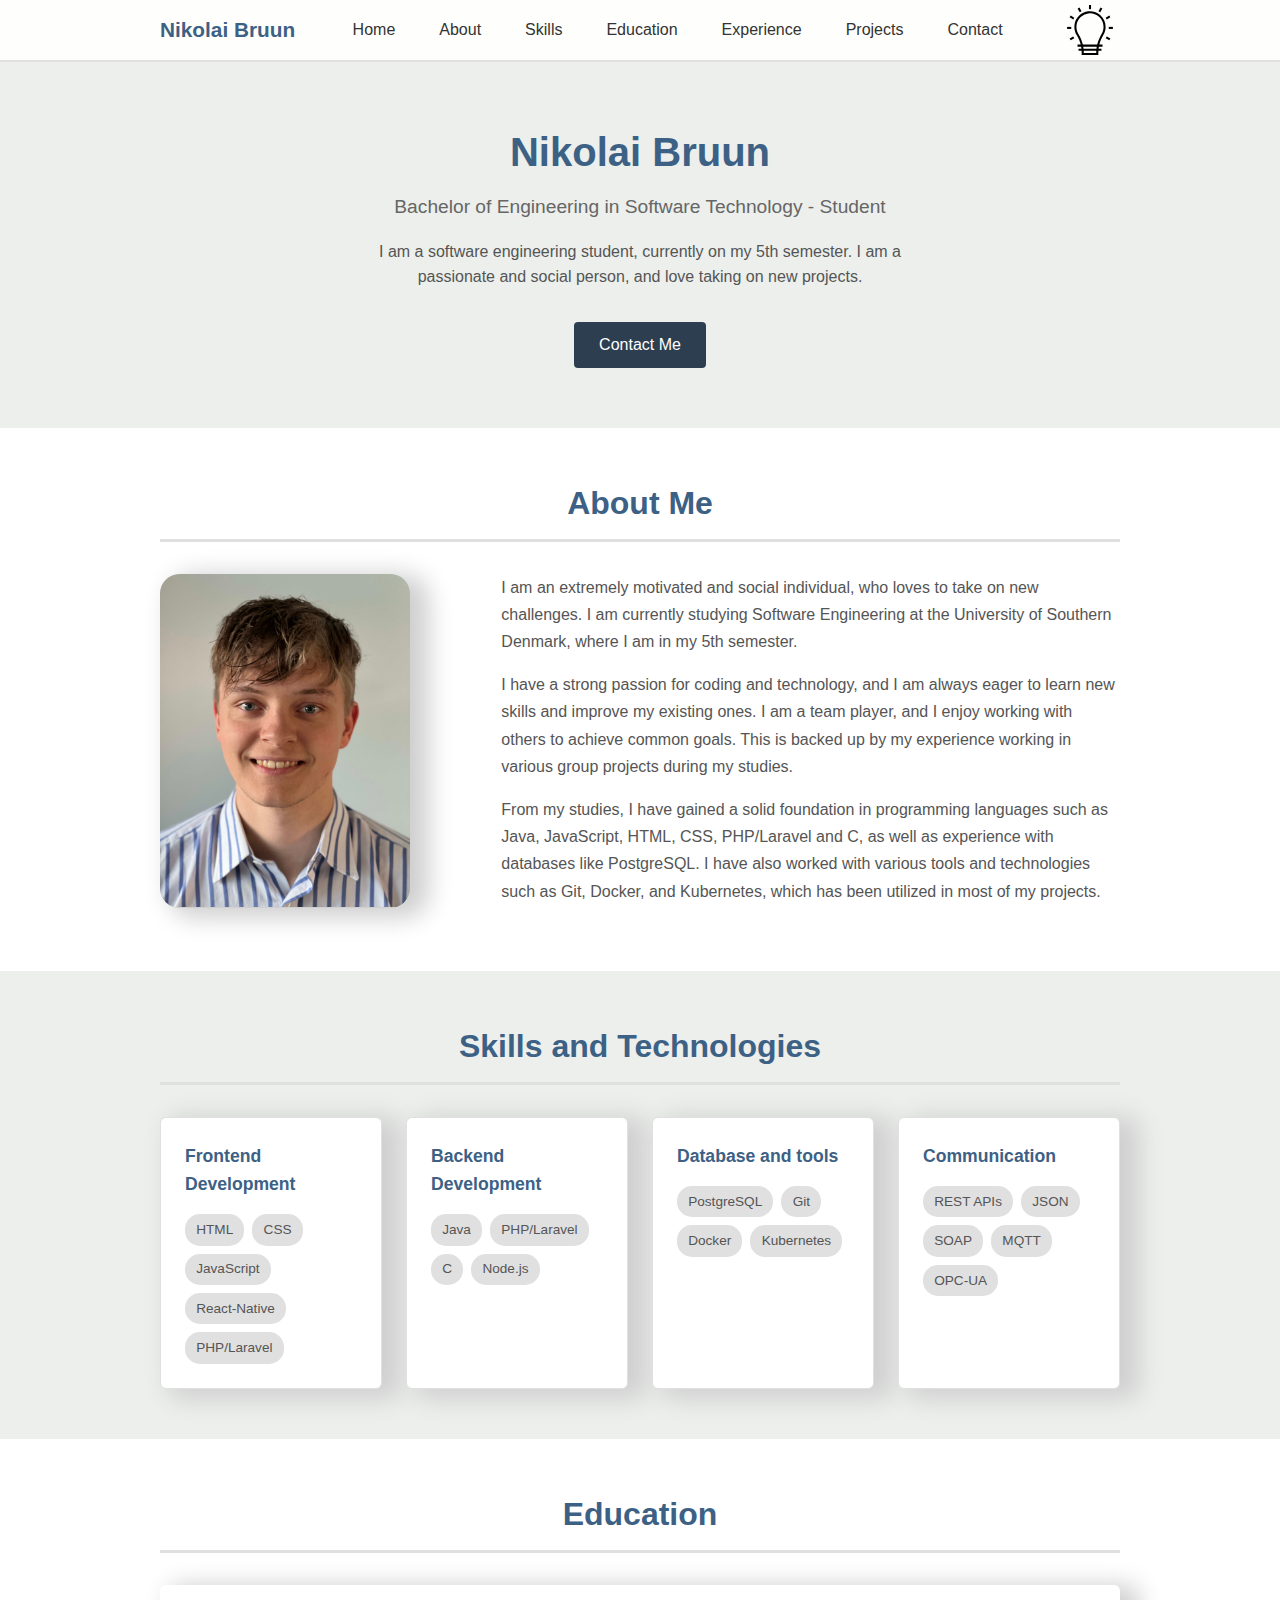
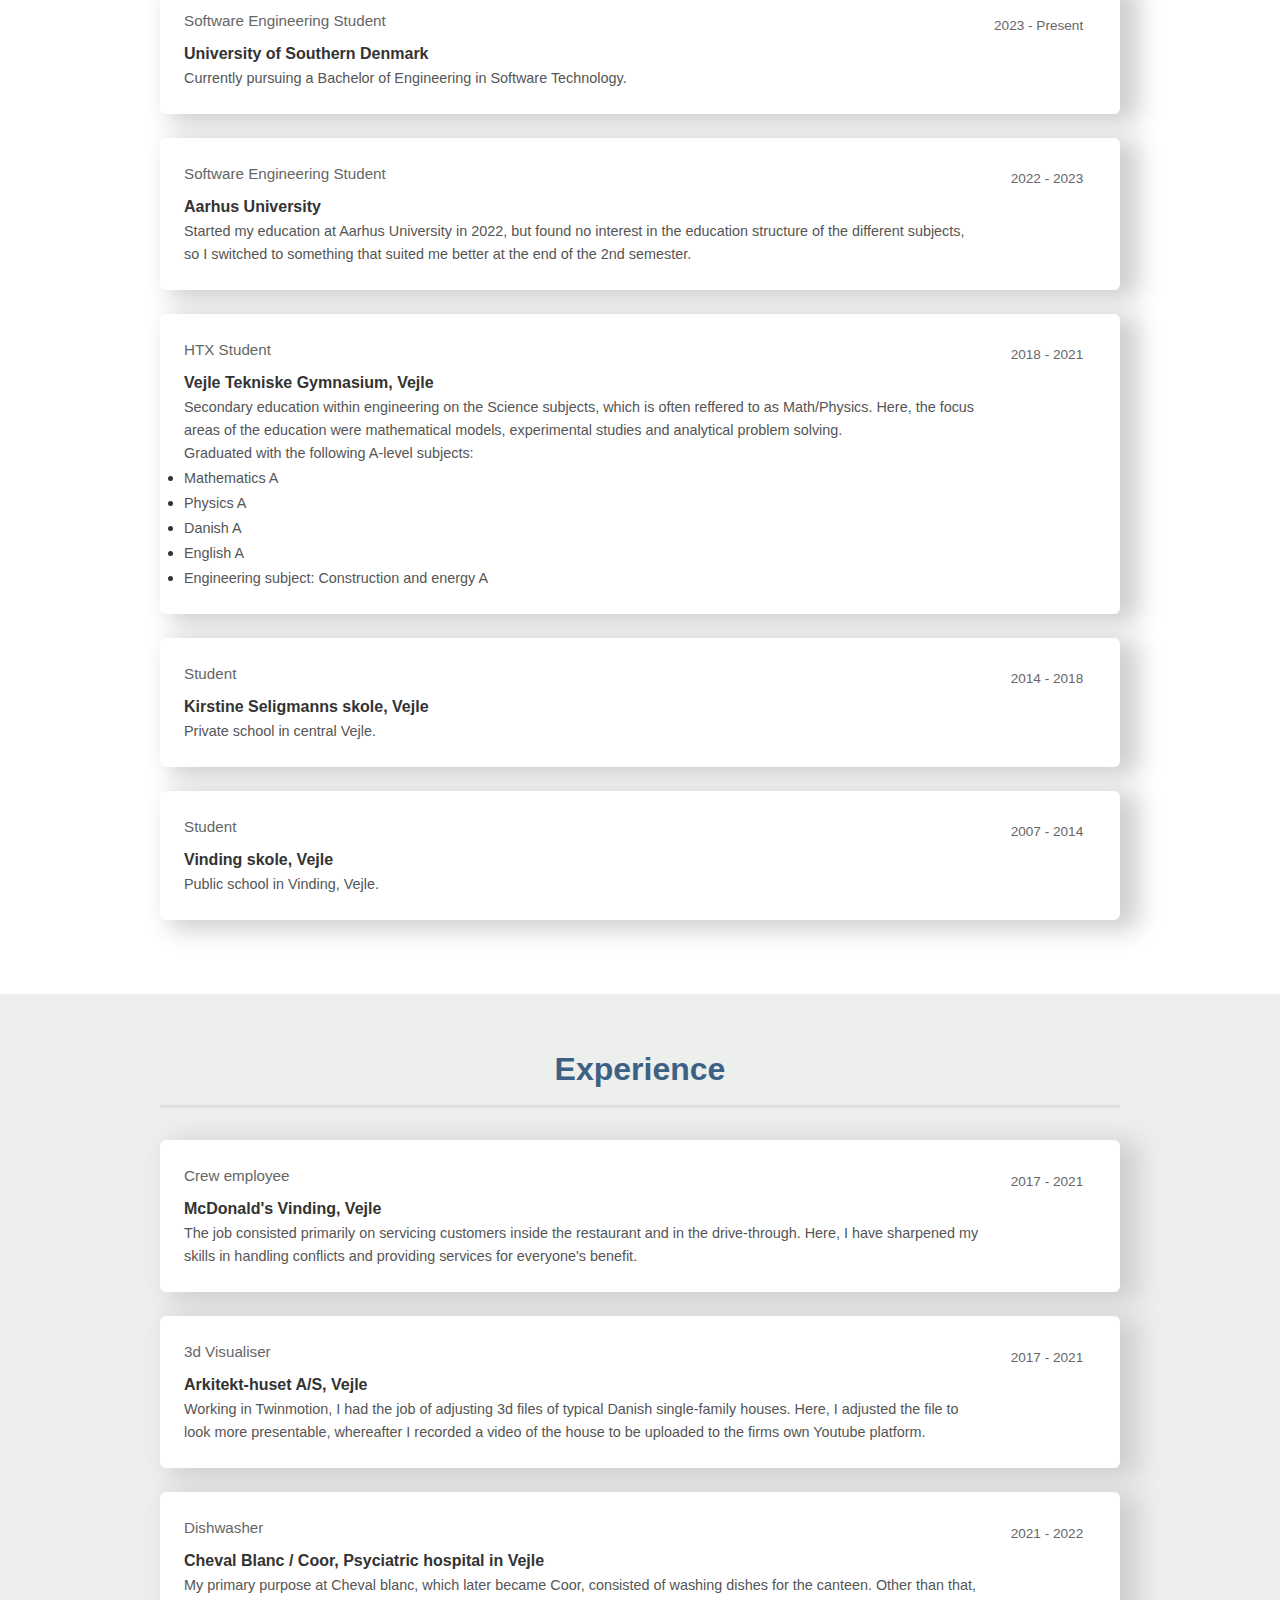
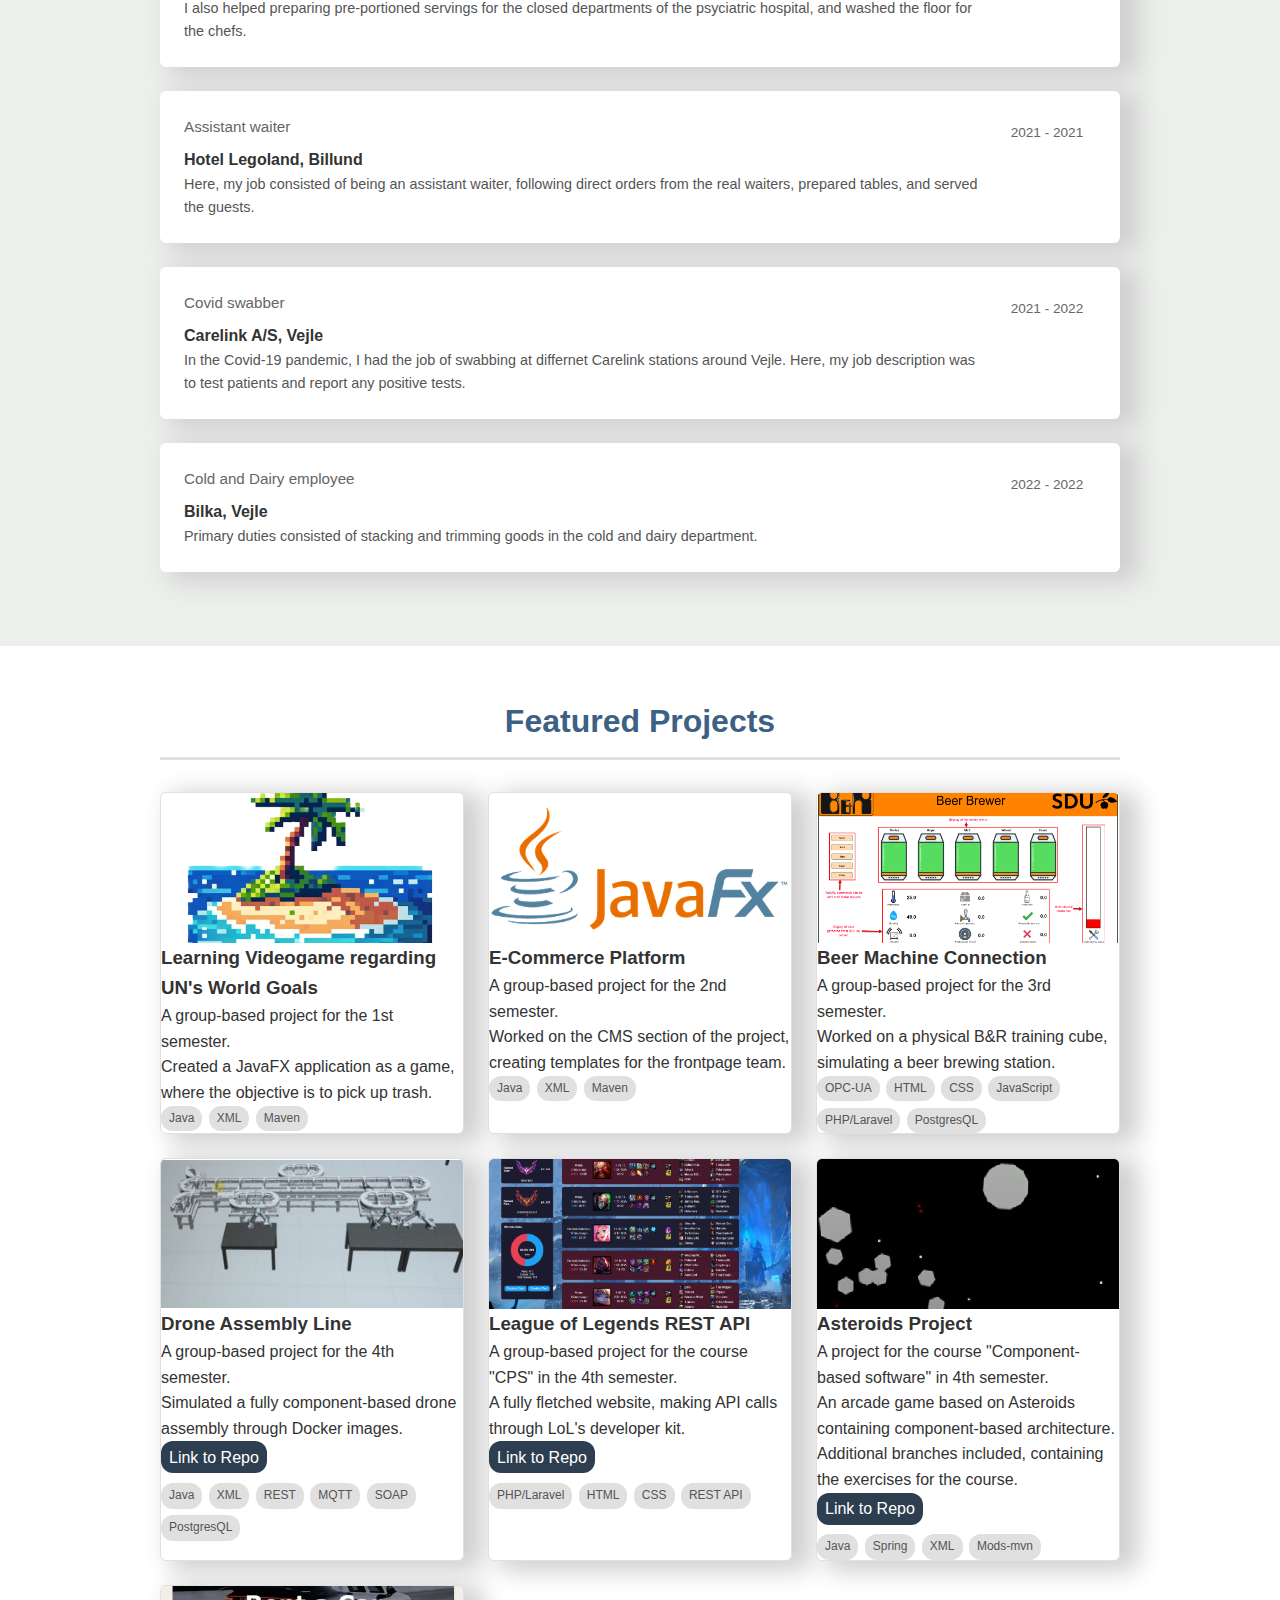
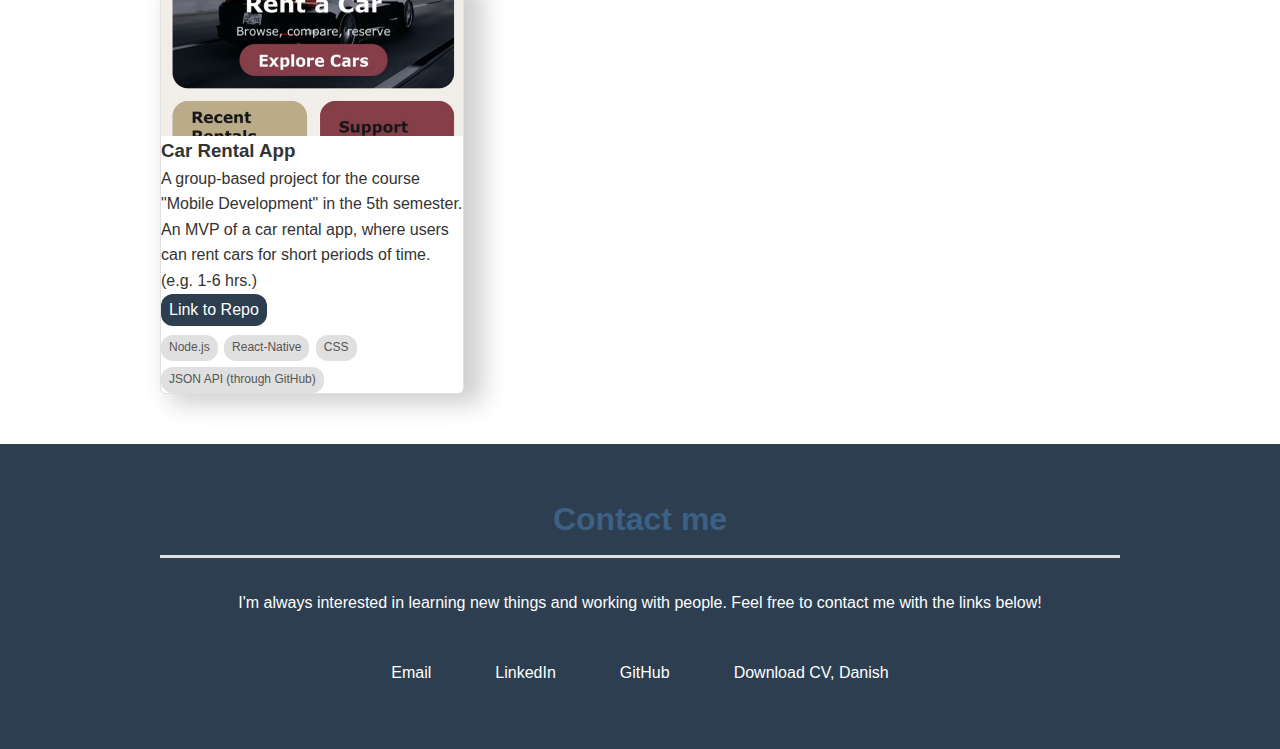
<file: index.html>
<!DOCTYPE html>
<html lang="en">
    <head>
        <link rel="stylesheet" href="style.css">
    </head>


    <body>
        <header>
            <nav class="container">
                <div class="logo">Nikolai Bruun</div>
                <ul class="nav-links">
                    <li><a href="#home">Home</a></li>
                    <li><a href="#about">About</a></li>
                    <li><a href="#skills">Skills</a></li>
                    <li><a href="#education">Education</a></li>
                    <li><a href="#experience">Experience</a></li>
                    <li><a href="#projects">Projects</a></li>
                    <li><a href="#contact">Contact</a></li>
                </ul>
                <div class="themeToggle" id="themeToggle">
                    <div class="flip-card" id="flipCard">
                        <div class="flip-side flip-front">
                            <img src="assets\light-light.svg" alt="Light Mode" width="50">
                        </div>
                        <div class="flip-side flip-back">
                            <img src="assets\dark-light.svg" alt="Dark Mode" width="50">
                        </div>
                    </div>
                </div>
            </nav>
        </header>


        <section id="home" class="hero">
            <div class="container">
                <h1>Nikolai Bruun</h1>
                <p class="subtitle">Bachelor of Engineering in Software Technology - Student</p>
                <p class="description">I am a software engineering student, currently on my 5th semester. I am a passionate and social person, and love taking on new projects.
                </p>
                <a href="#contact" class="cta-button">Contact Me</a>
            </div>
        </section>

        <section id="about" class="about">
            <div class="container">
                <h2 class="section-title">About Me</h2>
                <div class="about-content">
                    <div class="profile-pic">
                        <img src="assets\Profile_picture.jpg" alt="Profile Picture">
                    </div>
                    <div class="about-text">
                        <p>
                            I am an extremely motivated and social individual, who loves to take on new challenges. I am currently studying Software Engineering at the University of Southern Denmark, where I am in my 5th semester.
                        </p>
                        <p>
                            I have a strong passion for coding and technology, and I am always eager to learn new skills and improve my existing ones. I am a team player, and I enjoy working with others to achieve common goals. This is backed up by my experience working in various group projects during my studies.
                        </p>
                        <p>
                            From my studies, I have gained a solid foundation in programming languages such as Java, JavaScript, HTML, CSS, PHP/Laravel and C, as well as experience with databases like PostgreSQL.
                            I have also worked with various tools and technologies such as Git, Docker, and Kubernetes, which has been utilized in most of my projects.
                        </p>
                    </div>
                </div>
            </div>
        </section>

        <section id="skills" class="skills">
            <div class="container">
                <h2 class="section-title">Skills and Technologies</h2>
                <div class="skills-grid">
                    <div class="skill-category">
                        <h3>Frontend Development</h3>
                        <div class="skill-list">
                            <span class="skill-tag">HTML</span>
                            <span class="skill-tag">CSS</span>
                            <span class="skill-tag">JavaScript</span>
                            <span class="skill-tag">React-Native</span>
                            <span class="skill-tag">PHP/Laravel</span>
                        </div>
                    </div>
                    <div  class="skill-category">
                        <h3>Backend Development</h3>
                        <div class="skill-list">
                            <span class="skill-tag">Java</span>
                            <span class="skill-tag">PHP/Laravel</span>
                            <span class="skill-tag">C</span>
                            <span class="skill-tag">Node.js</span>
                        </div>
                        </h3>
                    </div>
                    <div  class="skill-category">
                        <h3>Database and tools</h3>
                        <div class="skill-list">
                            <span class="skill-tag">PostgreSQL</span>
                            <span class="skill-tag">Git</span>
                            <span class="skill-tag">Docker</span>
                            <span class="skill-tag">Kubernetes</span>
                        </div>
                        </h3>
                    </div>
                    <div  class="skill-category">
                        <h3>Communication</h3>
                        <div class="skill-list">
                            <span class="skill-tag">REST APIs</span>
                            <span class="skill-tag">JSON</span>
                            <span class="skill-tag">SOAP</span>
                            <span class="skill-tag">MQTT</span>
                            <span class="skill-tag">OPC-UA</span>
                        </div>
                        </h3>
                    </div>
                </div>
            </div>
        </section>

        <section id="education" class="education">
            <div class="container">
                <h2 class="section-title">Education</h2>
                <div class="timeline">
                    <div class="timeline-item">
                        <div class="timeline-content">
                            <h3>Software Engineering Student</h3>
                            <h4>University of Southern Denmark</h4>
                            <p>Currently pursuing a Bachelor of Engineering in Software Technology.</p>
                        </div><div class="timeline-date">2023 - Present</div>
                    </div>
                    <div class="timeline-item">
                        <div class="timeline-content">
                            <h3>Software Engineering Student</h3>
                            <h4>Aarhus University</h4>
                            <p>Started my education at Aarhus University in 2022, but found no interest in the education structure of the different subjects, so I switched to something that suited me better at the end of the 2nd semester.</p>
                        </div><div class="timeline-date">2022 - 2023</div>
                    </div>
                    <div class="timeline-item">
                        <div class="timeline-content">
                            <h3>HTX Student</h3>
                            <h4>Vejle Tekniske Gymnasium, Vejle</h4>
                            <p>Secondary education within engineering on the Science subjects, which is often reffered to as Math/Physics. Here, the focus areas of the education were mathematical models, experimental studies and analytical problem solving. </p>
                            <p> Graduated with the following A-level subjects:</p>
                            <ul>
                                <li><p>Mathematics A</p></li>
                                <li><p>Physics A</p></li>
                                <li><p>Danish A</p></li>
                                <li><p>English A</p></li>
                                <li><p>Engineering subject: Construction and energy A</p></li>
                            </ul>
                        </div><div class="timeline-date">2018 - 2021</div>
                    </div>
                    <div class="timeline-item">
                        <div class="timeline-content">
                            <h3>Student</h3>
                            <h4>Kirstine Seligmanns skole, Vejle</h4>
                            <p>Private school in central Vejle.</p>
                        </div><div class="timeline-date">2014 - 2018</div>
                    </div>
                    <div class="timeline-item">
                        <div class="timeline-content">
                            <h3>Student</h3>
                            <h4>Vinding skole, Vejle</h4>
                            <p>Public school in Vinding, Vejle.</p>
                        </div><div class="timeline-date">2007 - 2014</div>
                    </div>
                </div>
            </div>
        </section>

        <section id="experience" class="experience">
            <div class="container">
                <h2 class="section-title">Experience</h2>
                <div class="timeline">
                    <div class="timeline-item">
                        <div class="timeline-content">
                            <h3>Crew employee</h3>
                            <h4>McDonald's Vinding, Vejle</h4>
                            <p>The job consisted primarily on servicing customers inside the restaurant and in the drive-through. Here, I have sharpened my skills in handling conflicts and providing services for everyone's benefit.</p>
                        </div><div class="timeline-date">2017 - 2021</div>
                    </div>
                    <div class="timeline-item">
                        <div class="timeline-content">
                            <h3>3d Visualiser</h3>
                            <h4>Arkitekt-huset A/S, Vejle</h4>
                            <p>Working in Twinmotion, I had the job of adjusting 3d files of typical Danish single-family houses. Here, I adjusted the file to look more presentable, whereafter I recorded a video of the house to be uploaded to the firms own Youtube platform.</p>
                        </div><div class="timeline-date">2017 - 2021</div>
                    </div>
                    <div class="timeline-item">
                        <div class="timeline-content">
                            <h3>Dishwasher</h3>
                            <h4>Cheval Blanc / Coor, Psyciatric hospital in Vejle</h4>
                            <p>My primary purpose at Cheval blanc, which later became Coor, consisted of washing dishes for the canteen. Other than that, I also helped preparing pre-portioned servings for the closed departments of the psyciatric hospital, and washed the floor for the chefs.</p>
                        </div><div class="timeline-date">2021 - 2022</div>
                    </div>
                    <div class="timeline-item">
                        <div class="timeline-content">
                            <h3>Assistant waiter</h3>
                            <h4>Hotel Legoland, Billund</h4>
                            <p>Here, my job consisted of being an assistant waiter, following direct orders from the real waiters, prepared tables, and served the guests.</p>
                        </div><div class="timeline-date">2021 - 2021</div>
                    </div>
                    <div class="timeline-item">
                        <div class="timeline-content">
                            <h3>Covid swabber</h3>
                            <h4>Carelink A/S, Vejle</h4>
                            <p>In the Covid-19 pandemic, I had the job of swabbing at differnet Carelink stations around Vejle. Here, my job description was to test patients and report any positive tests. </p>
                        </div><div class="timeline-date">2021 - 2022</div>
                    </div>
                    <div class="timeline-item">
                        <div class="timeline-content">
                            <h3>Cold and Dairy employee</h3>
                            <h4>Bilka, Vejle</h4>
                            <p>Primary duties consisted of stacking and trimming goods in the cold and dairy department. </p>
                        </div><div class="timeline-date">2022 - 2022</div>
                    </div>
                </div>
            </div>
        </section>
        

        <section id="projects" class="projects">
            <div class="container">
                <h2 class="section-title">Featured Projects</h2>
                <div class="projects-grid">
                    <div class="project-card">
                        <div class="project-image">
                            <img src="assets\IslandIcon.png">
                        </div>
                        <div class="projects-content">
                            <h3>Learning Videogame regarding UN's World Goals</h3>
                            <p>A group-based project for the 1st semester.</p>
                            <p>Created a JavaFX application as a game, where the objective is to pick up trash.</p>
                            <div class="project-tech">
                                <span class="tech-tag">Java</span>
                                <span class="tech-tag">XML</span>
                                <span class="tech-tag">Maven</span>
                            </div>
                        </div>
                    </div>
                    <div class="project-card">
                        <div class="project-image">
                            <img src="assets\JavaFX_Logo.png">
                        </div>
                        <div class="projects-content">
                            <h3>E-Commerce Platform</h3>
                            <p>A group-based project for the 2nd semester.</p>
                            <p>Worked on the CMS section of the project, creating templates for the frontpage team.</p>
                            <div class="project-tech">
                                <span class="tech-tag">Java</span>
                                <span class="tech-tag">XML</span>
                                <span class="tech-tag">Maven</span>
                            </div>
                        </div>
                    </div>
                    <div class="project-card">
                        <div class="project-image">
                            <img src="assets/BeerMachine.png">
                        </div>
                        <div class="projects-content">
                            <h3>Beer Machine Connection</h3>
                            <p>A group-based project for the 3rd semester.</p>
                            <p>Worked on a physical B&R training cube, simulating a beer brewing station.</p>
                            <div class="project-tech">
                                <span class="tech-tag">OPC-UA</span>
                                <span class="tech-tag">HTML</span>
                                <span class="tech-tag">CSS</span>
                                <span class="tech-tag">JavaScript</span>
                                <span class="tech-tag">PHP/Laravel</span>
                                <span class="tech-tag">PostgresQL</span>
                            </div>
                        </div>
                    </div>
                    <div class="project-card">
                        <div class="project-image">
                            <img src="assets/droneAssembly.png">    
                        </div>
                        <div class="projects-content">
                            <h3>Drone Assembly Line</h3>
                            <p>A group-based project for the 4th semester.</p>
                            <p>Simulated a fully component-based drone assembly through Docker images.</p>
                            <a href="https://github.com/PatrickAbildHolmes/i4-simulated-lab" class="project-link">Link to Repo</a>
                            <div class="project-tech">
                                <span class="tech-tag">Java</span>
                                <span class="tech-tag">XML</span>
                                <span class="tech-tag">REST</span>
                                <span class="tech-tag">MQTT</span>
                                <span class="tech-tag">SOAP</span>
                                <span class="tech-tag">PostgresQL</span>
                            </div>
                        </div>
                    </div>
                    <div class="project-card">
                        <div class="project-image">
                            <img src="assets/CPSProfile.png">
                        </div>
                        <div class="projects-content">
                            <h3>League of Legends REST API</h3>
                            <p>A group-based project for the course "CPS" in the 4th semester.</p>
                            <p>A fully fletched website, making API calls through LoL's developer kit.</p>
                            <a href="https://github.com/Bruunnnn/CPS-League-API" class="project-link">Link to Repo</a>
                            <div class="project-tech">
                                <span class="tech-tag">PHP/Laravel</span>
                                <span class="tech-tag">HTML</span>
                                <span class="tech-tag">CSS</span>
                                <span class="tech-tag">REST API</span>
                            </div>
                        </div>
                    </div>
                    <div class="project-card">
                        <div class="project-image">
                            <img src="assets/AsteroidsImg.png">
                        </div>
                        <div class="projects-content">
                            <h3>Asteroids Project</h3>
                            <p>A project for the course "Component-based software" in 4th semester.</p>
                            <p>An arcade game based on Asteroids containing component-based architecture.</p>
                            <p>Additional branches included, containing the exercises for the course.</p>
                            <a href="https://github.com/Bruunnnn/MyAsteroidsProject" class="project-link">Link to Repo</a>
                            <div class="project-tech">
                                <span class="tech-tag">Java</span>
                                <span class="tech-tag">Spring</span>
                                <span class="tech-tag">XML</span>
                                <span class="tech-tag">Mods-mvn</span>
                            </div>
                        </div>
                    </div>
                    <div class="project-card">
                        <div class="project-image">
                            <img src="assets/AboveMobileApp.png">
                        </div>
                        <div class="projects-content">
                            <h3>Car Rental App</h3>
                            <p>A group-based project for the course "Mobile Development" in the 5th semester.</p>
                            <p>An MVP of a car rental app, where users can rent cars for short periods of time. (e.g. 1-6 hrs.) </p>
                            <a href="https://github.com/mikkel1510/react-native-app" class="project-link">Link to Repo</a>
                            <div class="project-tech">
                                <span class="tech-tag">Node.js</span>
                                <span class="tech-tag">React-Native</span>
                                <span class="tech-tag">CSS</span>
                                <span class="tech-tag">JSON API (through GitHub)</span>
                            </div>
                        </div>
                    </div>
                </div>
            </div>
        </section>

        


        <section id="contact" class="contact">
            <div class="container">
                <h2 class="section-title">Contact me</h2>
                <p>I'm always interested in learning new things and working with people. Feel free to contact me with the links below!</p>
                <div class="contact-links">
                    <a href="mailto:nikobruun@gmail.com" class="contact-link">Email</a>
                    <a href="https://www.linkedin.com/in/nikolai-bruun-9942b035b/" class="contact-link">LinkedIn</a>
                    <a href="https://github.com/Bruunnnn" class="contact-link">GitHub</a>
                    <a href="assets\Nikolai_Bruun_CV2025_PDF.pdf" class="contact-link">Download CV, Danish</a>
                </div>
            </div>
        </section>

        
        
        <script src="code.js"></script>


    </body>
</html>
</file>
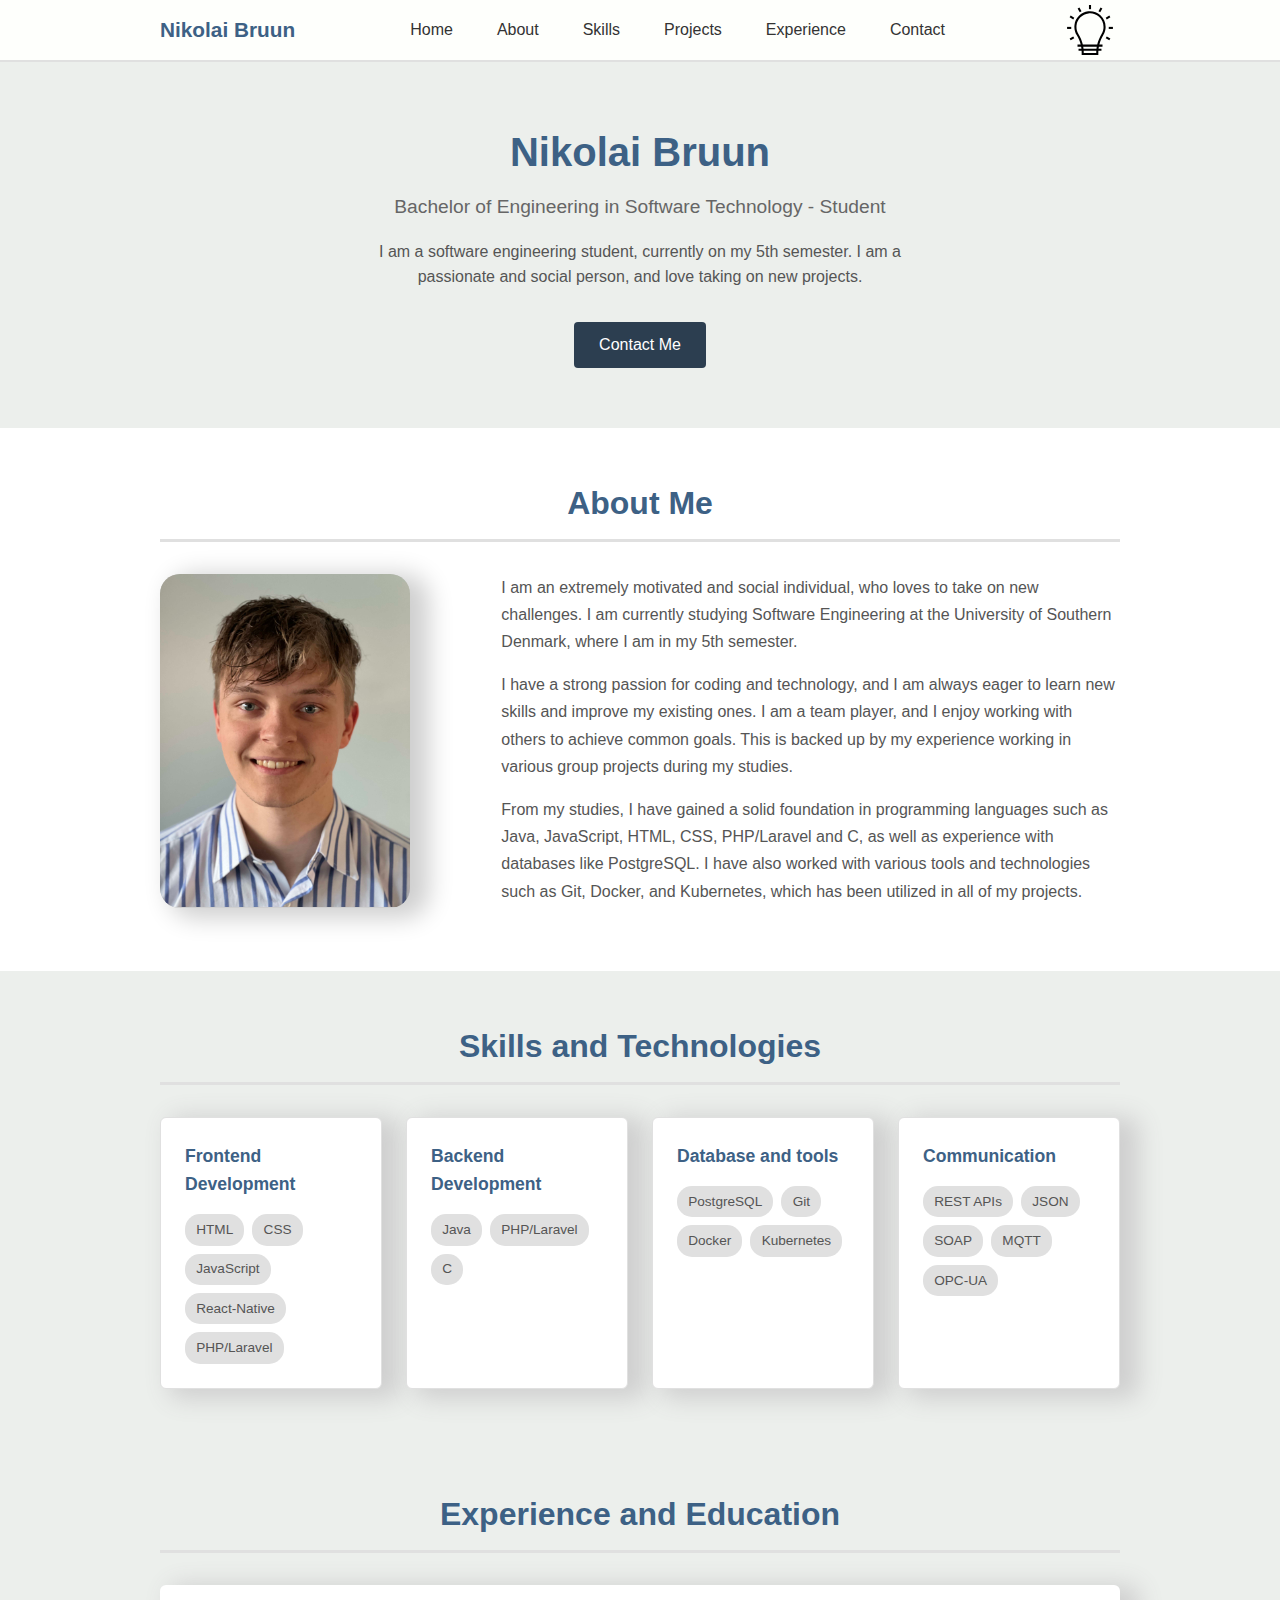
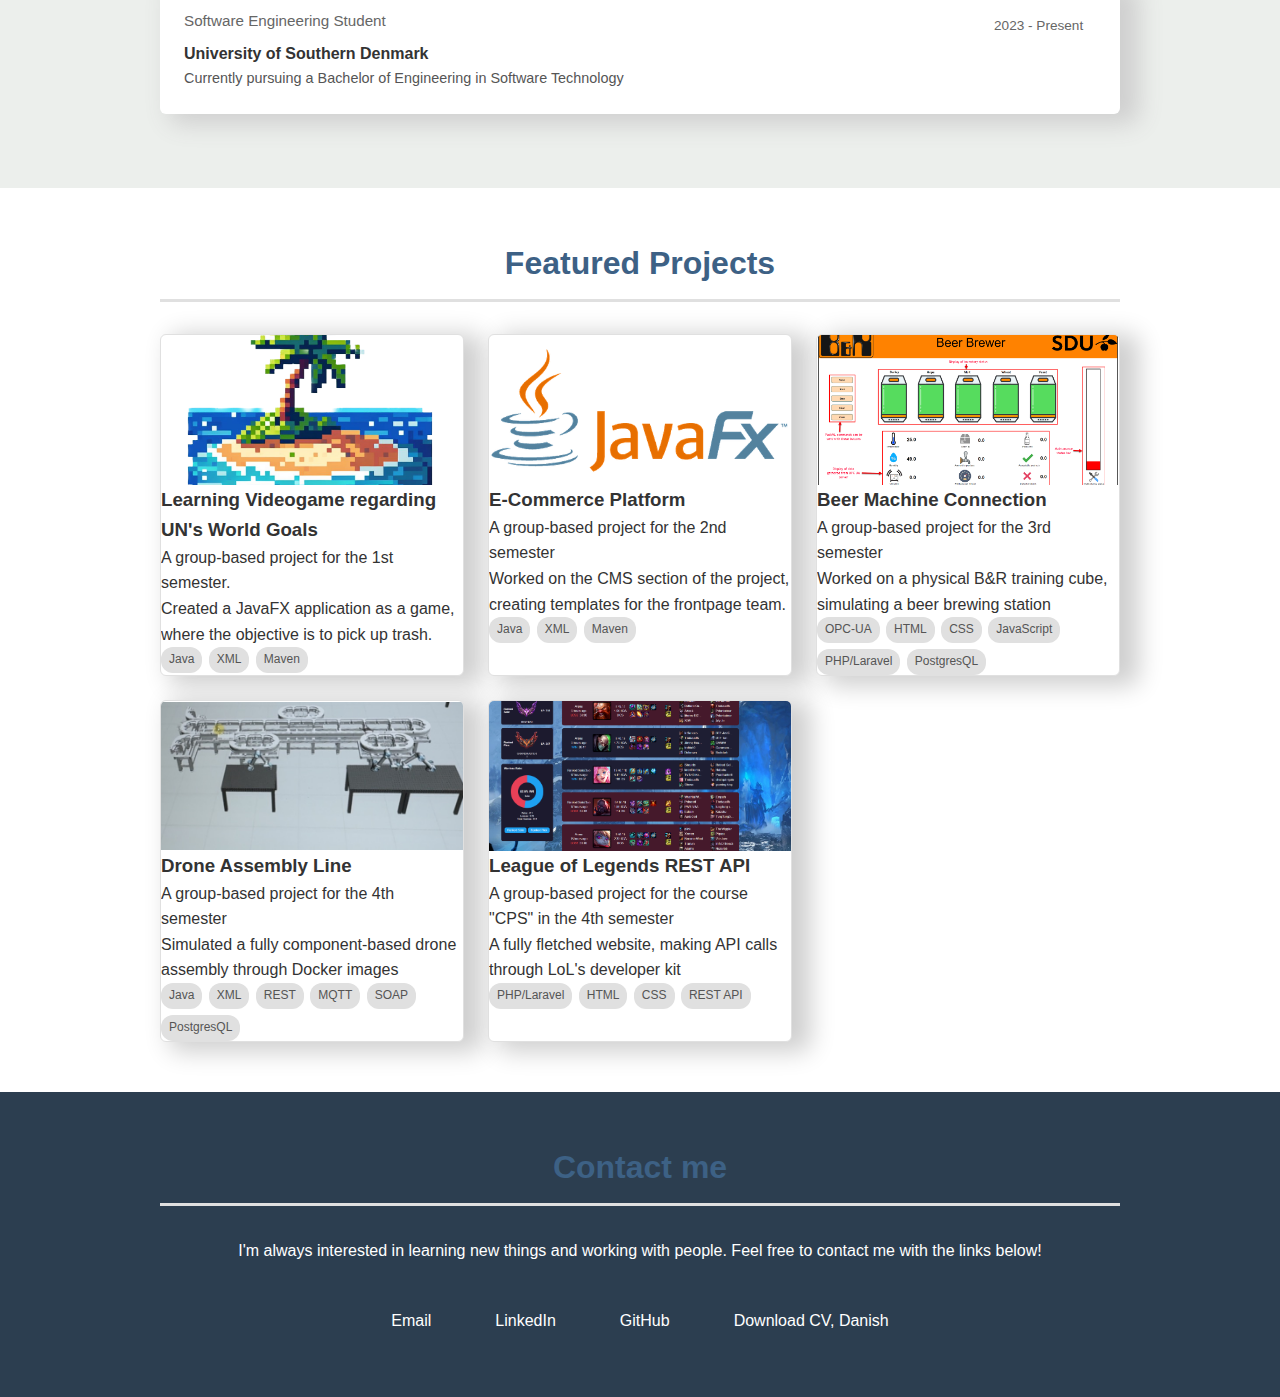
<file: frontpage.html>
<!DOCTYPE html>
<html lang="en">
    <head>
        <link rel="stylesheet" href="style.css">
    </head>


    <body>
        <header>
            <nav class="container">
                <div class="logo">Nikolai Bruun</div>
                <ul class="nav-links">
                    <li><a href="#home">Home</a></li>
                    <li><a href="#about">About</a></li>
                    <li><a href="#skills">Skills</a></li>
                    <li><a href="#projects">Projects</a></li>
                    <li><a href="#experience">Experience</a></li>
                    <li><a href="#contact">Contact</a></li>
                </ul>
                <div class="themeToggle" id="themeToggle">
                    <div class="flip-card" id="flipCard">
                        <div class="flip-side flip-front">
                            <img src="assets\light-light.svg" alt="Light Mode" width="50">
                        </div>
                        <div class="flip-side flip-back">
                            <img src="assets\dark-light.svg" alt="Dark Mode" width="50">
                        </div>
                    </div>
                </div>
            </nav>
        </header>


        <section id="home" class="hero">
            <div class="container">
                <h1>Nikolai Bruun</h1>
                <p class="subtitle">Bachelor of Engineering in Software Technology - Student</p>
                <p class="description">I am a software engineering student, currently on my 5th semester. I am a passionate and social person, and love taking on new projects.
                </p>
                <a href="#contact" class="cta-button">Contact Me</a>
            </div>
        </section>

        <section id="about" class="about">
            <div class="container">
                <h2 class="section-title">About Me</h2>
                <div class="about-content">
                    <div class="profile-pic">
                        <img src="assets\Profile_picture.jpg" alt="Profile Picture">
                    </div>
                    <div class="about-text">
                        <p>
                            I am an extremely motivated and social individual, who loves to take on new challenges. I am currently studying Software Engineering at the University of Southern Denmark, where I am in my 5th semester.
                        </p>
                        <p>
                            I have a strong passion for coding and technology, and I am always eager to learn new skills and improve my existing ones. I am a team player, and I enjoy working with others to achieve common goals. This is backed up by my experience working in various group projects during my studies.
                        </p>
                        <p>
                            From my studies, I have gained a solid foundation in programming languages such as Java, JavaScript, HTML, CSS, PHP/Laravel and C, as well as experience with databases like PostgreSQL.
                            I have also worked with various tools and technologies such as Git, Docker, and Kubernetes, which has been utilized in all of my projects.
                        </p>
                    </div>
                </div>
            </div>
        </section>

        <section id="skills" class="skills">
            <div class="container">
                <h2 class="section-title">Skills and Technologies</h2>
                <div class="skills-grid">
                    <div class="skill-category">
                        <h3>Frontend Development</h3>
                        <div class="skill-list">
                            <span class="skill-tag">HTML</span>
                            <span class="skill-tag">CSS</span>
                            <span class="skill-tag">JavaScript</span>
                            <span class="skill-tag">React-Native</span>
                            <span class="skill-tag">PHP/Laravel</span>
                        </div>
                    </div>
                    <div  class="skill-category">
                        <h3>Backend Development</h3>
                        <div class="skill-list">
                            <span class="skill-tag">Java</span>
                            <span class="skill-tag">PHP/Laravel</span>
                            <span class="skill-tag">C</span>
                        </div>
                        </h3>
                    </div>
                    <div  class="skill-category">
                        <h3>Database and tools</h3>
                        <div class="skill-list">
                            <span class="skill-tag">PostgreSQL</span>
                            <span class="skill-tag">Git</span>
                            <span class="skill-tag">Docker</span>
                            <span class="skill-tag">Kubernetes</span>
                        </div>
                        </h3>
                    </div>
                    <div  class="skill-category">
                        <h3>Communication</h3>
                        <div class="skill-list">
                            <span class="skill-tag">REST APIs</span>
                            <span class="skill-tag">JSON</span>
                            <span class="skill-tag">SOAP</span>
                            <span class="skill-tag">MQTT</span>
                            <span class="skill-tag">OPC-UA</span>
                        </div>
                        </h3>
                    </div>
                </div>
            </div>
        </section>

        <section id="experience" class="experience">
                    <div class="container">
                        <h2 class="section-title">Experience and Education</h2>
                        <div class="timeline">
                            <div class="timeline-item">
                                <div class="timeline-content">
                                    <h3>Software Engineering Student</h3>
                                    <h4>University of Southern Denmark</h4>
                                    <p>Currently pursuing a Bachelor of Engineering in Software Technology</p>
                                </div><div class="timeline-date">2023 - Present</div>
                            </div>
                        </div>
                    </div>
                </section>

        <section id="projects" class="projects">
            <div class="container">
                <h2 class="section-title">Featured Projects</h2>
                <div class="projects-grid">
                    <div class="project-card">
                        <div class="project-image">
                            <img src="assets\IslandIcon.png">
                        </div>
                        <div class="projects-content">
                            <h3>Learning Videogame regarding UN's World Goals</h3>
                            <p>A group-based project for the 1st semester.</p>
                            <p>Created a JavaFX application as a game, where the objective is to pick up trash.</p>
                            <div class="project-tech">
                                <span class="tech-tag">Java</span>
                                <span class="tech-tag">XML</span>
                                <span class="tech-tag">Maven</span>
                            </div>
                        </div>
                    </div>
                    <div class="project-card">
                        <div class="project-image">
                            <img src="assets\JavaFX_Logo.png">
                        </div>
                        <div class="projects-content">
                            <h3>E-Commerce Platform</h3>
                            <p>A group-based project for the 2nd semester</p>
                            <p>Worked on the CMS section of the project, creating templates for the frontpage team.</p>
                            <div class="project-tech">
                                <span class="tech-tag">Java</span>
                                <span class="tech-tag">XML</span>
                                <span class="tech-tag">Maven</span>
                            </div>
                        </div>
                    </div>
                    <div class="project-card">
                        <div class="project-image">
                            <img src="assets/BeerMachine.png">
                        </div>
                        <div class="projects-content">
                            <h3>Beer Machine Connection</h3>
                            <p>A group-based project for the 3rd semester</p>
                            <p>Worked on a physical B&R training cube, simulating a beer brewing station</p>
                            <div class="project-tech">
                                <span class="tech-tag">OPC-UA</span>
                                <span class="tech-tag">HTML</span>
                                <span class="tech-tag">CSS</span>
                                <span class="tech-tag">JavaScript</span>
                                <span class="tech-tag">PHP/Laravel</span>
                                <span class="tech-tag">PostgresQL</span>
                            </div>
                        </div>
                    </div>
                    <div class="project-card">
                        <div class="project-image">
                            <img src="assets/droneAssembly.png">    
                        </div>
                        <div class="projects-content">
                            <h3>Drone Assembly Line</h3>
                            <p>A group-based project for the 4th semester</p>
                            <p>Simulated a fully component-based drone assembly through Docker images</p>
                            <div class="project-tech">
                                <span class="tech-tag">Java</span>
                                <span class="tech-tag">XML</span>
                                <span class="tech-tag">REST</span>
                                <span class="tech-tag">MQTT</span>
                                <span class="tech-tag">SOAP</span>
                                <span class="tech-tag">PostgresQL</span>
                            </div>
                        </div>
                    </div>
                        <div class="project-card">
                            <div class="project-image">
                                <img src="assets/CPSProfile.png">
                            </div>
                            <div class="projects-content">
                                <h3>League of Legends REST API</h3>
                                <p>A group-based project for the course "CPS" in the 4th semester</p>
                                <p>A fully fletched website, making API calls through LoL's developer kit</p>
                                <div class="project-tech">
                                    <span class="tech-tag">PHP/Laravel</span>
                                    <span class="tech-tag">HTML</span>
                                    <span class="tech-tag">CSS</span>
                                    <span class="tech-tag">REST API</span>
                                </div>
                            </div>
                        </div>
                    </div>
                </div>
            </div>
        </section>

        


        <section id="contact" class="contact">
            <div class="container">
                <h2 class="section-title">Contact me</h2>
                <p>I'm always interested in learning new things and working with people. Feel free to contact me with the links below!</p>
                <div class="contact-links">
                    <a href="mailto:nikobruun@gmail.com" class="contact-link">Email</a>
                    <a href="https://www.linkedin.com/in/nikolai-bruun-9942b035b/" class="contact-link">LinkedIn</a>
                    <a href="https://github.com/Bruunnnn" class="contact-link">GitHub</a>
                    <a href="assets\Nikolai_Bruun_CV2025_PDF.pdf" class="contact-link">Download CV, Danish</a>
                </div>
            </div>
        </section>

        
        
        <script src="code.js"></script>


    </body>
</html>
</file>
<file: style.css>
:root {
    --bg-primary: #FEFFFC;
    --bg-secondary: #ECEFEC;
    --bg-card: white;
    --text-primary: #333;
    --text-secondary: #555;
    --text-light: #666;
    --accent: #3d6185;
    --border: #e0e0e0;
    --shadow: #cfcfcf;
    --tag-bg: #e0e0e0;
    --tag-text: #555;
}
[data-theme="dark"] {
    --bg-primary: #1a1a1a;
    --bg-secondary: #2d2d2d;
    --bg-card: #363636;
    --text-primary: #e0e0e0;
    --text-secondary: #b0b0b0;
    --text-light: #888;
    --accent: #5a8bb5;
    --border: #555;
    --shadow: #000;
    --tag-bg: #4a4a4a;
    --tag-text: #c0c0c0;
}
* {
    margin: 0;
    padding: 0;
    box-sizing: border-box;
}

body {
    font-family: Arial, Helvetica, sans-serif;
    line-height: 1.6;
    color: var(--text-primary);
    background: var(--bg-primary);
    transition: background-color 0.3s, color 0.3s;
}

.container {
    max-width: 1000px;
    margin: 0 auto;
    padding: 0 20px;
}

header {
    background: var(--bg-primary);
    border-bottom: 2px solid var(--border);
    position: fixed;
    top: 0;
    width: 100%;
    z-index: 100;
    transition: background-color 0.3s ease;
}   

nav {
    display: flex;
    justify-content: space-between;
    align-items: center;
    padding: 1rem 0;
}

.logo {
    font-size: 1.3rem;
    font-weight: bold;
    color: var(--accent);
}

.nav-links {
    display: flex;
    list-style: none;
    gap: 1.5rem;
}

.nav-links a {
    text-decoration: none;
    color: var(--text-primary);
    font-weight: normal;
    padding: 5px 10px;
    border-radius: 4px;
    transition: background-color 0.2s;
}

.nav-links a:hover {
    background-color: var(--bg-secondary);
}

.hero {
    padding: 120px 0 60px;
    background: var(--bg-secondary);
    text-align: center;
    transition: background-color 0.3s ease;
}

.hero h1{
    font-size: 2.5rem;
    margin-bottom: 0.5rem;
    color: var(--accent);
}

.hero .subtitle {
    font-size: 1.2rem;
    color: var(--text-light);
    margin-bottom: 1rem;
}

.hero .description {
    font-size: 1rem;
    color: var(--text-secondary);
    max-width: 600px;
    margin:  0 auto 2rem;
}

.cta-button {
    display: inline-block;
    padding:  10px 25px;
    background: #2c3e50;
    color: white;
    text-decoration: none;
    border-radius: 4px;
    font-weight: normal;
    transition: background-color 0.2s;
}

.cta-button:hover {
    background: #34495e;
}

section {
    padding: 50px 0;
}

.section-title {
    text-align: center;
    font-size: 2rem;
    margin-bottom: 2rem;
    color: var(--accent);
    border-bottom: 3px solid var(--border);
    padding-bottom: 10px;
}

.about {
    background: var(--bg-card);
    transition: background-color 0.3s ease;
}

.about-content {
    display: grid;
    grid-template-columns: 1fr 2fr;
    gap: 2rem;
    align-items: start;
}

.profile-pic {
    width: 100%;
    max-width: 250px;
    height: 334px;
    background: var(--shadow);
    border-radius: 20px;
    display: flex;
    align-items: center;
    justify-content: center;
    color: var(--text-light);
    font-size: 1.1rem;
    box-shadow: 14px 5px 25px 5px var(--shadow);
}
.profile-pic img {
    width: 100%;
    height: 100%;
    object-fit: contain;
    border-radius: 20px;
}

.about-text {
    font-size: 1rem;
    line-height: 1.7;
    color: var(--text-secondary);
}

.about-text p {
    margin-bottom: 1rem;
}


.skills {
    background: var(--bg-secondary);
    transition: background-color 0.3s ease;
}

.skills-grid {
    display: grid;
    grid-template-columns: repeat(auto-fit,minmax(220px, 1fr));
    gap: 1.5rem;
    margin-top: 1rem;
}
.skill-category {
    background: var(--bg-card);
    padding: 1.5rem;
    border-radius: 6px;
    border: 1px solid var(--border);
    box-shadow: 14px 5px 25px 5px var(--shadow);
    transition: transform 0.5s ease-in-out;

}


.skill-category h3 {
    color: var(--accent);
    margin-bottom: 1rem;
    font-size: 1.1rem;
}
.skill-category:hover {
    transform: scale(1.05);
}

.skill-list {
    display: flex;
    flex-wrap: wrap;
    gap: 0.5rem;
}

.skill-tag {
    background: var(--tag-bg);
    color: var(--tag-text);
    padding: 0.3rem 0.7rem;
    border-radius: 15px;
    font-size: 0.85rem;
}

.projects {
    background: var(--bg-card);
    transition: background-color 0.3s ease;
}

.projects-grid {
    display: grid;
    grid-template-columns: repeat(auto-fit, minmax(300px, 1fr));
    gap: 1.5rem;
    margin-top: 1rem;
}

.project-card {
    background: var(--bg-card);
    transition: background-color 0.3s ease;
    border-radius: 6px;
    overflow: hidden;
    border: 1px solid var(--border);
    box-shadow: 14px 5px 25px 5px var(--shadow);
    transition: transform 0.5s ease-in-out;
}

.project-card:hover {
    transform: scale(1.05);
}

.project-image {
    height: 150px;
    background: var(--bg-border);
    display: flex;
    align-items: center;
    justify-content: center;
    color: var(--text-light);
    font-size: 2rem;
    overflow: hidden;
}

.project-image img {
    max-width: 100%;
    object-fit: cover;
    display: block;
}

.project-content {
    padding: 1.5rem;
}

.project-content h3 {
    color: var(--accent);
    margin-bottom: 0.5rem;
    font-size: 1.1rem;
}

.project-content p {
    color: var(--text-secondary);
    margin-bottom: 1rem;
    font-size: 0.95rem;
}

.project-link {
    display: inline-block;
    padding: 0.2rem 0.5rem;
    background: #2c3e50;
    color: white;
    text-decoration: none;
    border-radius: 12px;
    border: 1px solod white;
    transition: background-color 0.2s;
    margin-bottom: 0.6rem;
}

.project-tech {
    display: flex;
    flex-wrap: wrap;
    gap: 0.4rem;
}

.tech-tag {
    background: var(--tag-bg);
    color: var(--text-secondary);
    padding: 0.2rem 0.5rem;
    border-radius: 12px;
    font-size: 0.75rem;
}

.education {
    background: var(--bg-card);
    transition: background-color 0.3s ease;
}

.experience {
    background: var(--bg-secondary);
    transition: background-color 0.3s ease;
}

.timeline {
    margin-top: 1rem;
}

.timeline-item {
    display: flex;
    margin-bottom: 1.5rem;
    background: var(--bg-card);
    border-radius: 6px;
    border: 1px solod var(--border);
    padding: 1.5rem;
    box-shadow: 14px 5px 25px 5px var(--shadow);
    transition: transform 0.5s ease-in-out;
}
.timeline-item:hover {
    transform: scale(1.02);
}


.timeline-content {
    flex: 1;
}

.timeline-content h3 {
    color: var(--text-light);
    margin-bottom: 0.5rem;
    font-size: 0.95rem;
    font-weight: normal;
}

.timeline-content p {
    color: var(--text-secondary);
    font-size: 0.9rem;
}

.timeline-date {
    color: var(--text-light);
    padding: 0.4rem 0.8rem;
    border-radius: 4px;
    font-size: 0.85rem;
    height: fit-content;
    margin-left: 1rem;
}

.contact {
    background: #2c3e50;
    color: white;
    text-align: center;
}

.contact p {
    margin-bottom: 2rem;
    font-size: 1rem;
}

.contact-links {
    display: flex;
    justify-content: center;
    gap: 1rem;
    flex-wrap: wrap;
}

.contact-link {
    display: inline-block;
    padding: 0.8rem 1.5rem;
    background: transparent;
    color: white;
    text-decoration: none;
    border-radius: 4px;
    border: 1px solod white;
    transition: background-color 0.2s;
}

.contact-link:hover {
    background: rgba(255,255,255,0.1);
}


@media (max-width:768px) {
    .nav-links {
        display: none;
    }
    .hero h1 {
        font-size: 2rem;
    }
    .about-content {
        grid-template-columns: 1fr;
    }
    .timeline-item {
        flex-direction: column;
    }
    .timeline-date {
        margin-left: 0px;
        margin-top: 1rem;
        align-self: flex-start;
    }
    .contact-links {
        flex-direction: column;
        align-items: center;
    }
}


/* Theme button test */

 /* Container */
    .themeToggle {
      width: 60px;
      height: 60px;
      perspective: 1000px;
      cursor: pointer;
    }

    /* The flippable card */
    .flip-card {
      width: 100%;
      height: 100%;
      position: relative;
      transform-style: preserve-3d;
      transition: transform 0.6s;
    }

    .flip-card.flipped {
      transform: rotateX(180deg);
    }

    /* Two sides */
    .flip-side {
      position: absolute;
      width: 100%;
      height: 100%;
      backface-visibility: hidden;
    }

    .flip-front {
      display: flex;
      align-items: center;
      justify-content: center;
    }

    .flip-back {
      transform: rotateX(180deg);
      display: flex;
      align-items: center;
      justify-content: center;
    }

    /* Your animation */
    .flip-2-hor-top-1 {
      animation: flip-2-hor-top-1 0.5s cubic-bezier(0.455, 0.030, 0.515, 0.955) both;
    }

    @keyframes flip-2-hor-top-1 {
      0% {
        transform: translateY(0) rotateX(0);
        transform-origin: 50% 0%;
      }
      100% {
        transform: translateY(-100%) rotateX(-180deg);
        transform-origin: 50% 100%;
      }
    }
</file>
